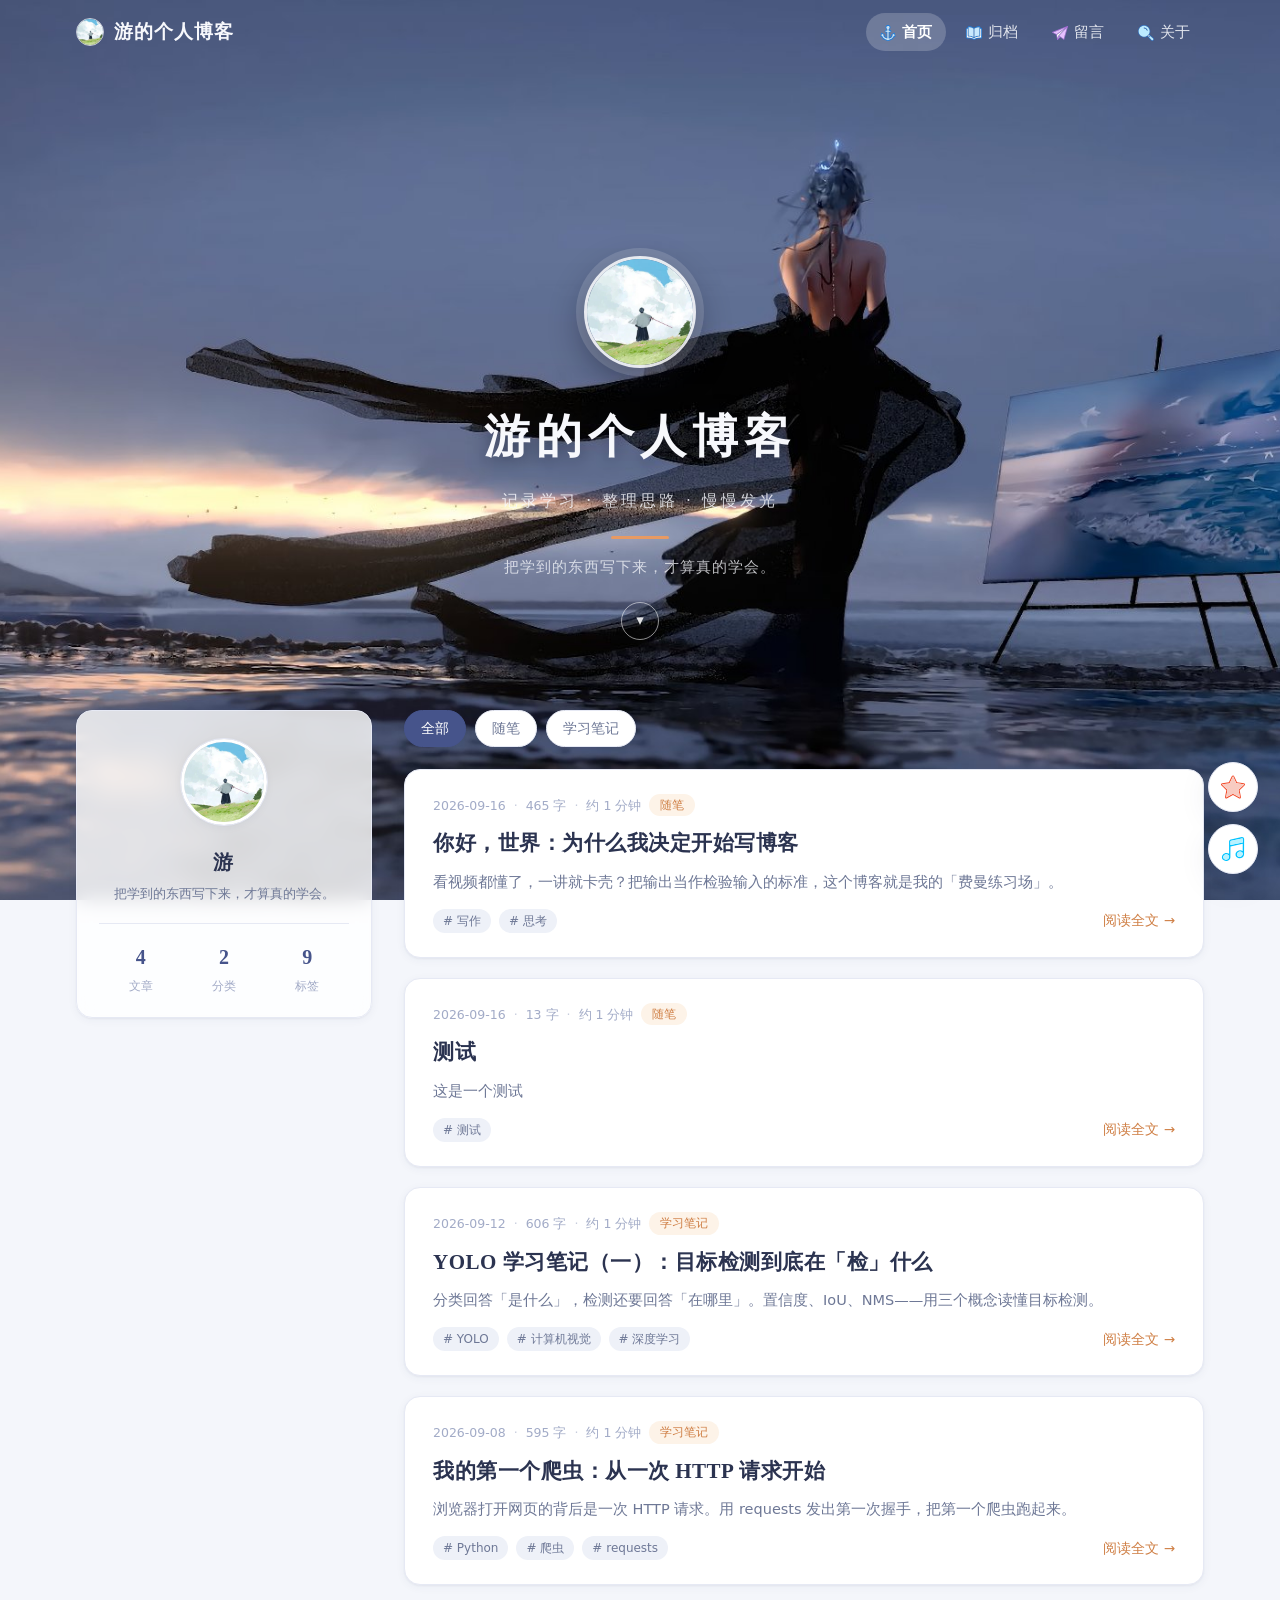
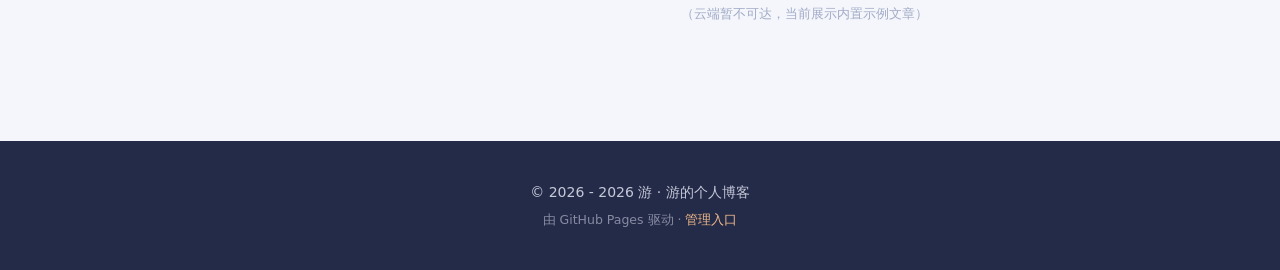
<file: index.html>
<!DOCTYPE html>
<html lang="zh-CN">
<head>
  <meta charset="UTF-8">
  <meta name="viewport" content="width=device-width, initial-scale=1.0">
  <meta name="description" content="一个用来整理思路、记录学习过程的个人博客">
  <link rel="icon" href="assets/images/avatar.jpg" type="image/jpeg">
  <link rel="stylesheet" href="assets/css/style.css">
</head>
<body data-pagetitle="首页">

  <header class="site-nav" id="siteNav">
    <div class="nav-inner">
      <a class="brand" href="index.html">
        <img class="brand-avatar" src="assets/images/avatar.jpg" alt="">
        <span data-site="title"></span>
      </a>
      <nav class="nav-links">
        <a href="index.html" data-ico="home">首页</a>
        <a href="archive.html" data-ico="archive">归档</a>
        <a href="guestbook.html" data-ico="guestbook">留言</a>
        <a href="about.html" data-ico="about">关于</a>
      </nav>
    </div>
  </header>

  <section class="hero hero-home" data-site-bg>
    <div class="hero-mask"></div>
    <div class="hero-content">
      <img class="hero-avatar" src="assets/images/avatar.jpg" alt="头像" data-site-avatar>
      <h1 class="hero-title" data-site="title"></h1>
      <p class="hero-subtitle" data-site="subtitle"></p>
      <div class="hero-divider"></div>
      <p class="hero-slogan" data-site="slogan"></p>
    </div>
    <a class="hero-scroll" href="#main" aria-label="向下滚动">▾</a>
  </section>

  <main class="site-shell" id="main">
    <aside class="sidebar">
      <section class="card profile-card reveal">
        <img class="profile-avatar" src="assets/images/avatar.jpg" alt="" data-site-avatar>
        <h3 class="profile-name" data-site="owner"></h3>
        <p class="profile-slogan" data-site="slogan"></p>
        <div class="profile-stats">
          <div><b id="statPosts">–</b><span>文章</span></div>
          <div><b id="statCats">–</b><span>分类</span></div>
          <div><b id="statTags">–</b><span>标签</span></div>
        </div>
      </section>
    </aside>

    <section class="content">
      <div class="filter-bar reveal" id="filterBar"></div>
      <div class="post-list" id="postList"></div>
      <div class="empty-state" id="emptyState" hidden>
        <p>这里还没有文章。</p>
        <p class="empty-hint">前往 <a href="admin.html">管理后台</a> 发布第一篇吧。</p>
      </div>
      <p class="data-source" id="dataSource" hidden></p>
    </section>
  </main>

  <footer class="site-footer">
    <p>© <span data-site="since"></span> - <span data-site="year"></span> <span data-site="owner"></span> · <span data-site="title"></span></p>
    <p class="footer-sub"><span data-site="footerNote"></span> · <a href="admin.html">管理入口</a></p>
  </footer>

  <script src="assets/js/marked.min.js"></script>
  <script src="assets/js/highlight.min.js"></script>
  <script src="assets/js/config.js"></script>
  <script src="assets/js/markdown.js"></script>
  <script src="assets/js/common.js"></script>
  <script src="assets/js/api.js"></script>
  <script src="assets/js/main.js"></script>
</body>
</html>
</file>
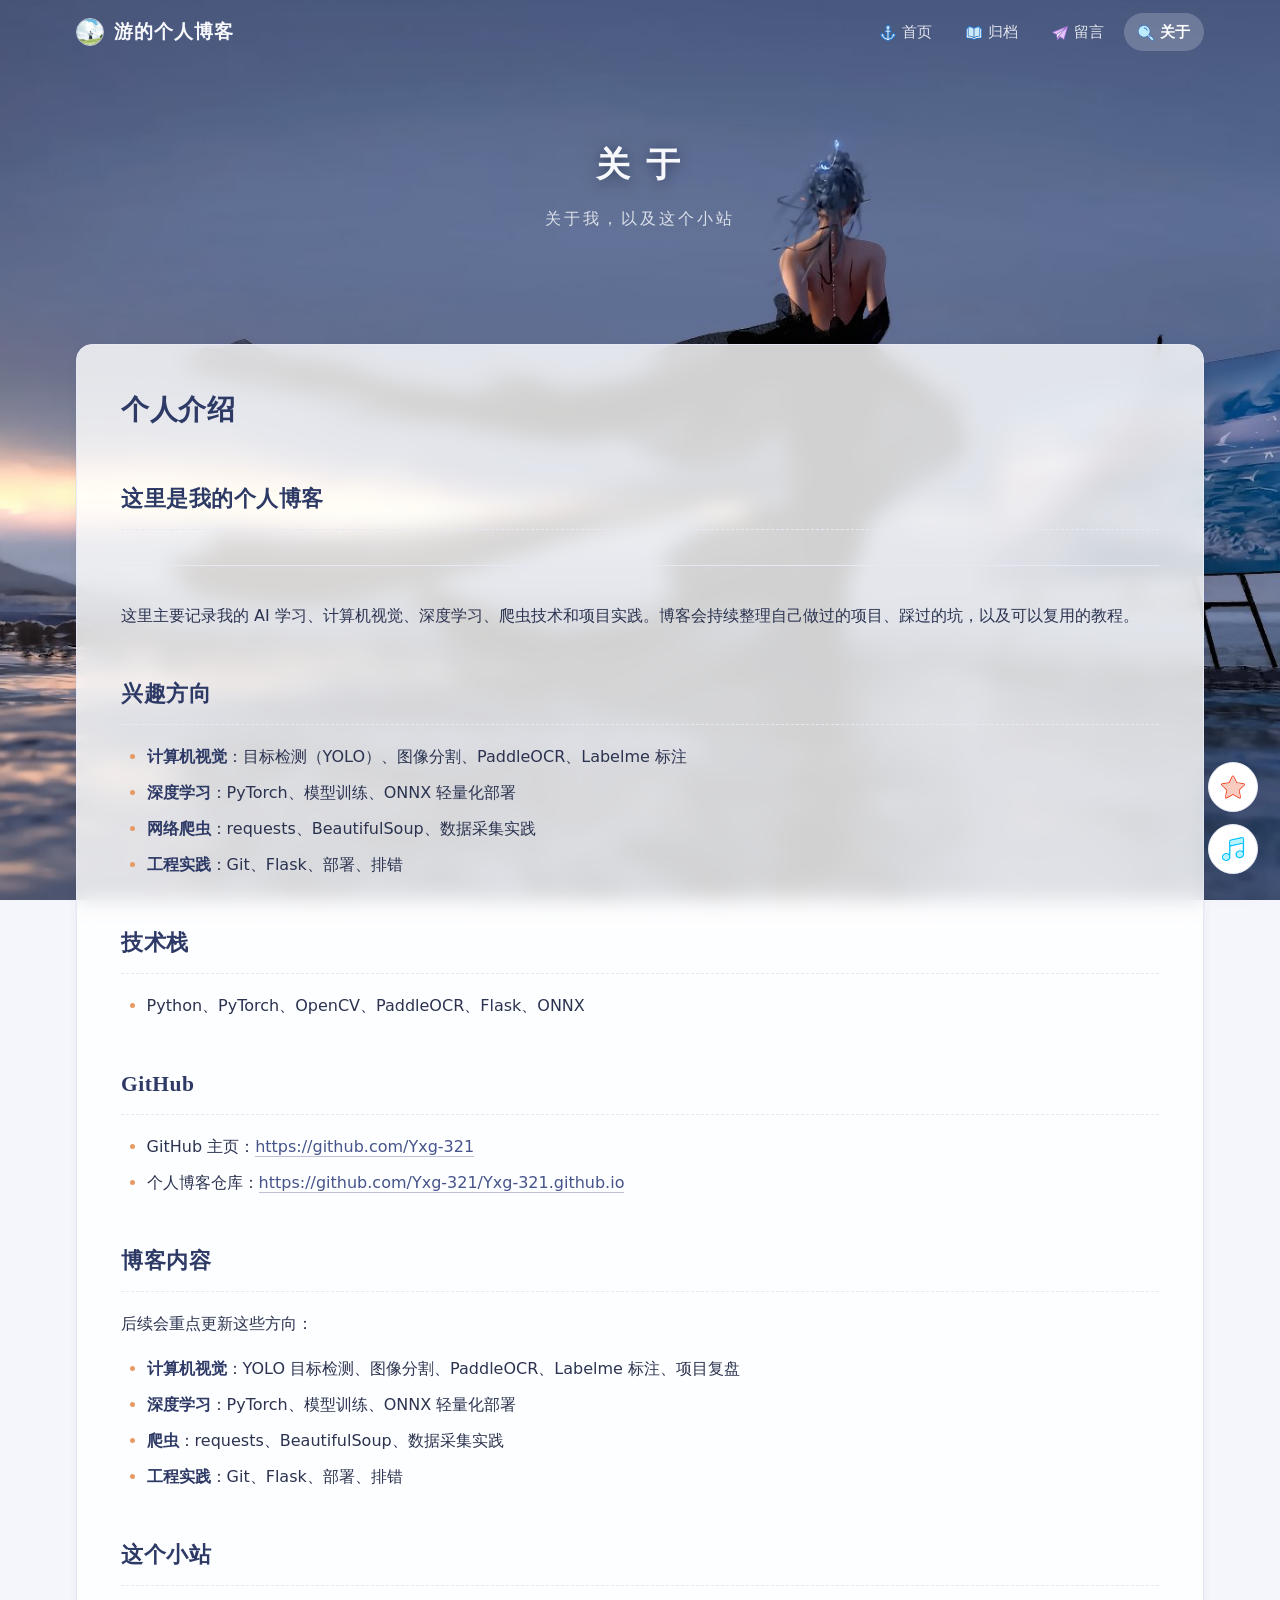
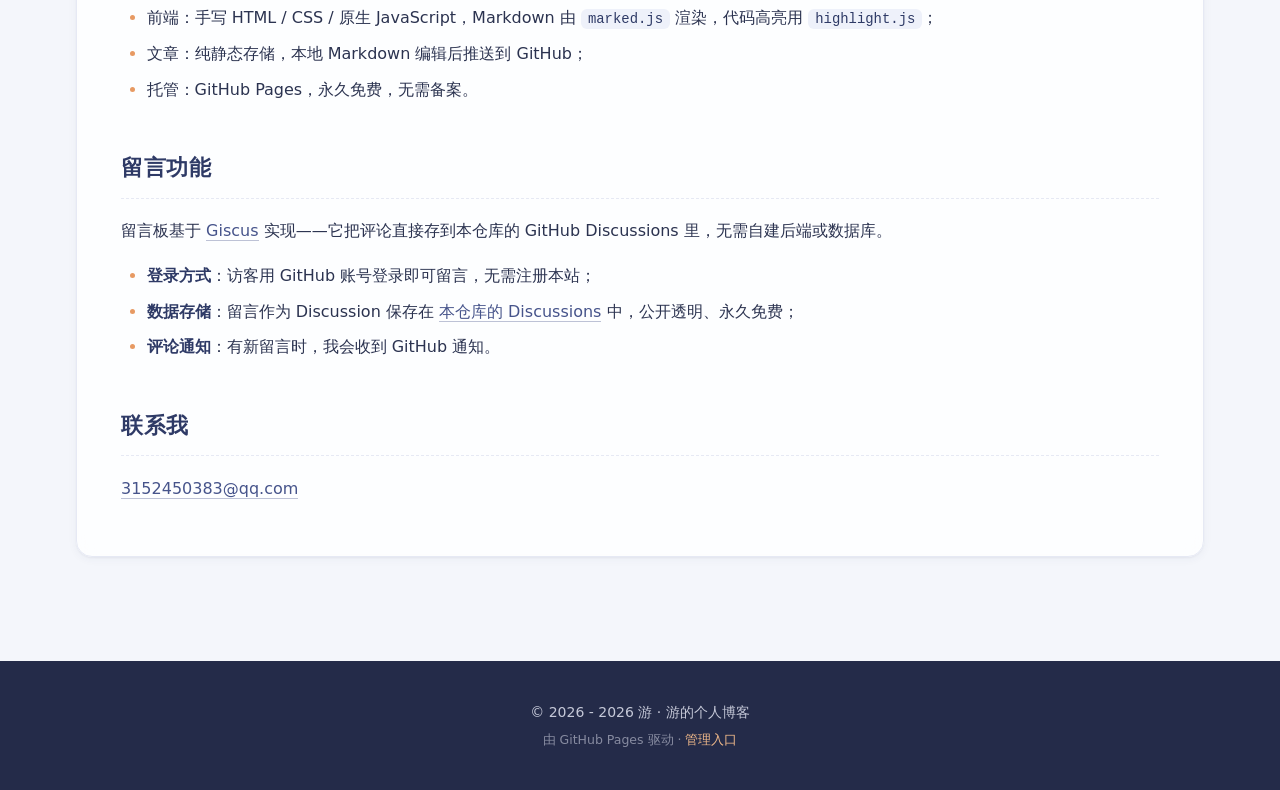
<file: about.html>
<!DOCTYPE html>
<html lang="zh-CN">
<head>
  <meta charset="UTF-8">
  <meta name="viewport" content="width=device-width, initial-scale=1.0">
  <link rel="icon" href="assets/images/avatar.jpg" type="image/jpeg">
  <link rel="stylesheet" href="assets/css/style.css">
</head>
<body data-pagetitle="关于">

  <header class="site-nav" id="siteNav">
    <div class="nav-inner">
      <a class="brand" href="index.html">
        <img class="brand-avatar" src="assets/images/avatar.jpg" alt="">
        <span data-site="title"></span>
      </a>
      <nav class="nav-links">
        <a href="index.html" data-ico="home">首页</a>
        <a href="archive.html" data-ico="archive">归档</a>
        <a href="guestbook.html" data-ico="guestbook">留言</a>
        <a href="about.html" data-ico="about">关于</a>
      </nav>
    </div>
  </header>

  <section class="hero hero-page" data-site-bg>
    <div class="hero-mask"></div>
    <div class="hero-inner">
      <h1>关 于</h1>
      <p class="hero-subtitle">关于我，以及这个小站</p>
    </div>
  </section>

  <main class="site-shell" style="grid-template-columns: 1fr;">
    <section class="card article-card" style="padding: 38px 44px;">
      <div class="prose">
        <h1 style="font-size:28px;">个人介绍</h1>
        <h2>这里是我的个人博客</h2>
        <hr>
        <p>这里主要记录我的 AI 学习、计算机视觉、深度学习、爬虫技术和项目实践。博客会持续整理自己做过的项目、踩过的坑，以及可以复用的教程。</p>

        <h2>兴趣方向</h2>
        <ul>
          <li><strong>计算机视觉</strong>：目标检测（YOLO）、图像分割、PaddleOCR、Labelme 标注</li>
          <li><strong>深度学习</strong>：PyTorch、模型训练、ONNX 轻量化部署</li>
          <li><strong>网络爬虫</strong>：requests、BeautifulSoup、数据采集实践</li>
          <li><strong>工程实践</strong>：Git、Flask、部署、排错</li>
        </ul>

        <h2>技术栈</h2>
        <ul>
          <li>Python、PyTorch、OpenCV、PaddleOCR、Flask、ONNX</li>
        </ul>

        <h2>GitHub</h2>
        <ul>
          <li>GitHub 主页：<a href="https://github.com/Yxg-321" target="_blank">https://github.com/Yxg-321</a></li>
          <li>个人博客仓库：<a href="https://github.com/Yxg-321/Yxg-321.github.io" target="_blank">https://github.com/Yxg-321/Yxg-321.github.io</a></li>
        </ul>

        <h2>博客内容</h2>
        <p>后续会重点更新这些方向：</p>
        <ul>
          <li><strong>计算机视觉</strong>：YOLO 目标检测、图像分割、PaddleOCR、Labelme 标注、项目复盘</li>
          <li><strong>深度学习</strong>：PyTorch、模型训练、ONNX 轻量化部署</li>
          <li><strong>爬虫</strong>：requests、BeautifulSoup、数据采集实践</li>
          <li><strong>工程实践</strong>：Git、Flask、部署、排错</li>
        </ul>

        <h2>这个小站</h2>
        <ul>
          <li>前端：手写 HTML / CSS / 原生 JavaScript，Markdown 由 <code>marked.js</code> 渲染，代码高亮用 <code>highlight.js</code>；</li>
          <li>文章：纯静态存储，本地 Markdown 编辑后推送到 GitHub；</li>
          <li>托管：GitHub Pages，永久免费，无需备案。</li>
        </ul>

        <h2>留言功能</h2>
        <p>留言板基于 <a href="https://giscus.app/" target="_blank">Giscus</a> 实现——它把评论直接存到本仓库的 GitHub Discussions 里，无需自建后端或数据库。</p>
        <ul>
          <li><strong>登录方式</strong>：访客用 GitHub 账号登录即可留言，无需注册本站；</li>
          <li><strong>数据存储</strong>：留言作为 Discussion 保存在 <a href="https://github.com/Yxg-321/Yxg-321.github.io/discussions" target="_blank">本仓库的 Discussions</a> 中，公开透明、永久免费；</li>
          <li><strong>评论通知</strong>：有新留言时，我会收到 GitHub 通知。</li>
        </ul>

        <h2>联系我</h2>
        <p><a href="mailto:3152450383@qq.com">3152450383@qq.com</a></p>
      </div>
    </section>
  </main>

  <footer class="site-footer">
    <p>© <span data-site="since"></span> - <span data-site="year"></span> <span data-site="owner"></span> · <span data-site="title"></span></p>
    <p class="footer-sub"><span data-site="footerNote"></span> · <a href="admin.html">管理入口</a></p>
  </footer>

  <script src="assets/js/config.js"></script>
  <script src="assets/js/common.js"></script>
</body>
</html>
</file>
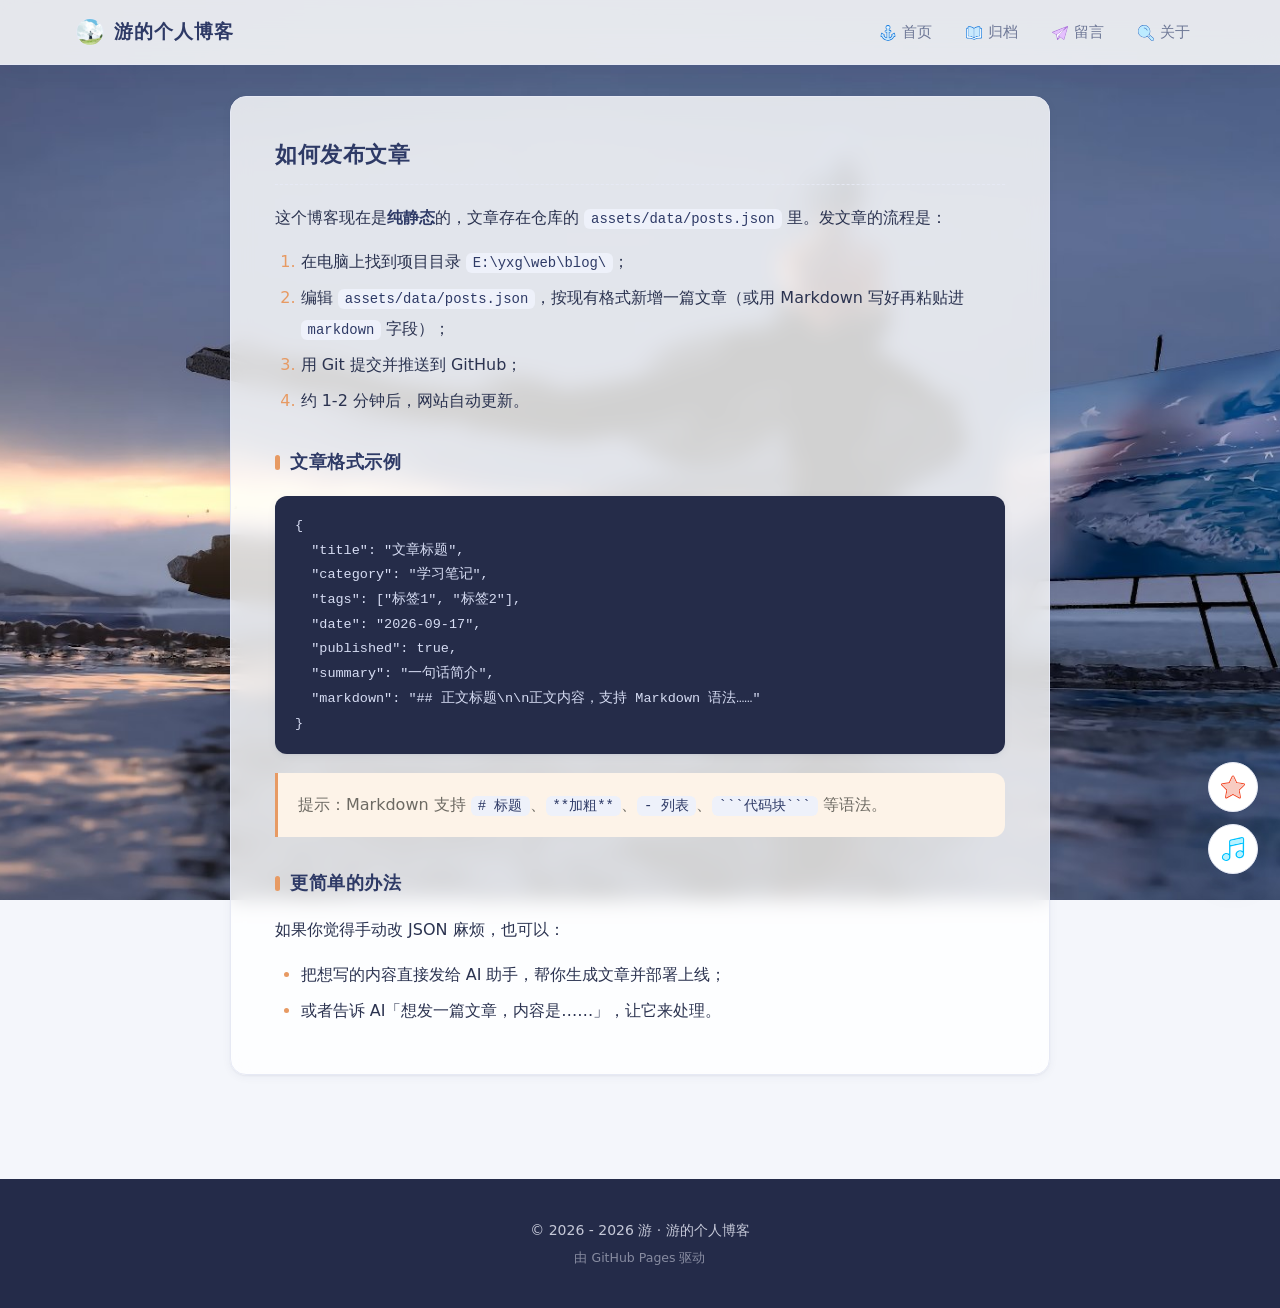
<file: admin.html>
<!DOCTYPE html>
<html lang="zh-CN">
<head>
  <meta charset="UTF-8">
  <meta name="viewport" content="width=device-width, initial-scale=1.0">
  <link rel="icon" href="assets/images/avatar.jpg" type="image/jpeg">
  <link rel="stylesheet" href="assets/css/style.css">
</head>
<body data-pagetitle="写文章" class="admin-body">

  <header class="site-nav solid" id="siteNav">
    <div class="nav-inner">
      <a class="brand" href="index.html">
        <img class="brand-avatar" src="assets/images/avatar.jpg" alt="">
        <span data-site="title"></span>
      </a>
      <nav class="nav-links">
        <a href="index.html" data-ico="home">首页</a>
        <a href="archive.html" data-ico="archive">归档</a>
        <a href="guestbook.html" data-ico="guestbook">留言</a>
        <a href="about.html" data-ico="about">关于</a>
      </nav>
    </div>
  </header>

  <main class="site-shell admin-shell" style="padding-top: 96px;">
    <section class="card article-card" style="max-width: 820px; margin: 0 auto;">
      <div class="prose">
        <h2>如何发布文章</h2>
        <p>这个博客现在是<strong>纯静态</strong>的，文章存在仓库的 <code>assets/data/posts.json</code> 里。发文章的流程是：</p>
        <ol>
          <li>在电脑上找到项目目录 <code>E:\yxg\web\blog\</code>；</li>
          <li>编辑 <code>assets/data/posts.json</code>，按现有格式新增一篇文章（或用 Markdown 写好再粘贴进 <code>markdown</code> 字段）；</li>
          <li>用 Git 提交并推送到 GitHub；</li>
          <li>约 1-2 分钟后，网站自动更新。</li>
        </ol>

        <h3>文章格式示例</h3>
        <pre><code>{
  "title": "文章标题",
  "category": "学习笔记",
  "tags": ["标签1", "标签2"],
  "date": "2026-09-17",
  "published": true,
  "summary": "一句话简介",
  "markdown": "## 正文标题\n\n正文内容，支持 Markdown 语法……"
}</code></pre>

        <blockquote>
          <p>提示：Markdown 支持 <code># 标题</code>、<code>**加粗**</code>、<code>- 列表</code>、<code>```代码块```</code> 等语法。</p>
        </blockquote>

        <h3>更简单的办法</h3>
        <p>如果你觉得手动改 JSON 麻烦，也可以：</p>
        <ul>
          <li>把想写的内容直接发给 AI 助手，帮你生成文章并部署上线；</li>
          <li>或者告诉 AI「想发一篇文章，内容是……」，让它来处理。</li>
        </ul>
      </div>
    </section>
  </main>

  <footer class="site-footer">
    <p>© <span data-site="since"></span> - <span data-site="year"></span> <span data-site="owner"></span> · <span data-site="title"></span></p>
    <p class="footer-sub"><span data-site="footerNote"></span></p>
  </footer>

  <script src="assets/js/config.js"></script>
  <script src="assets/js/common.js"></script>
</body>
</html>
</file>
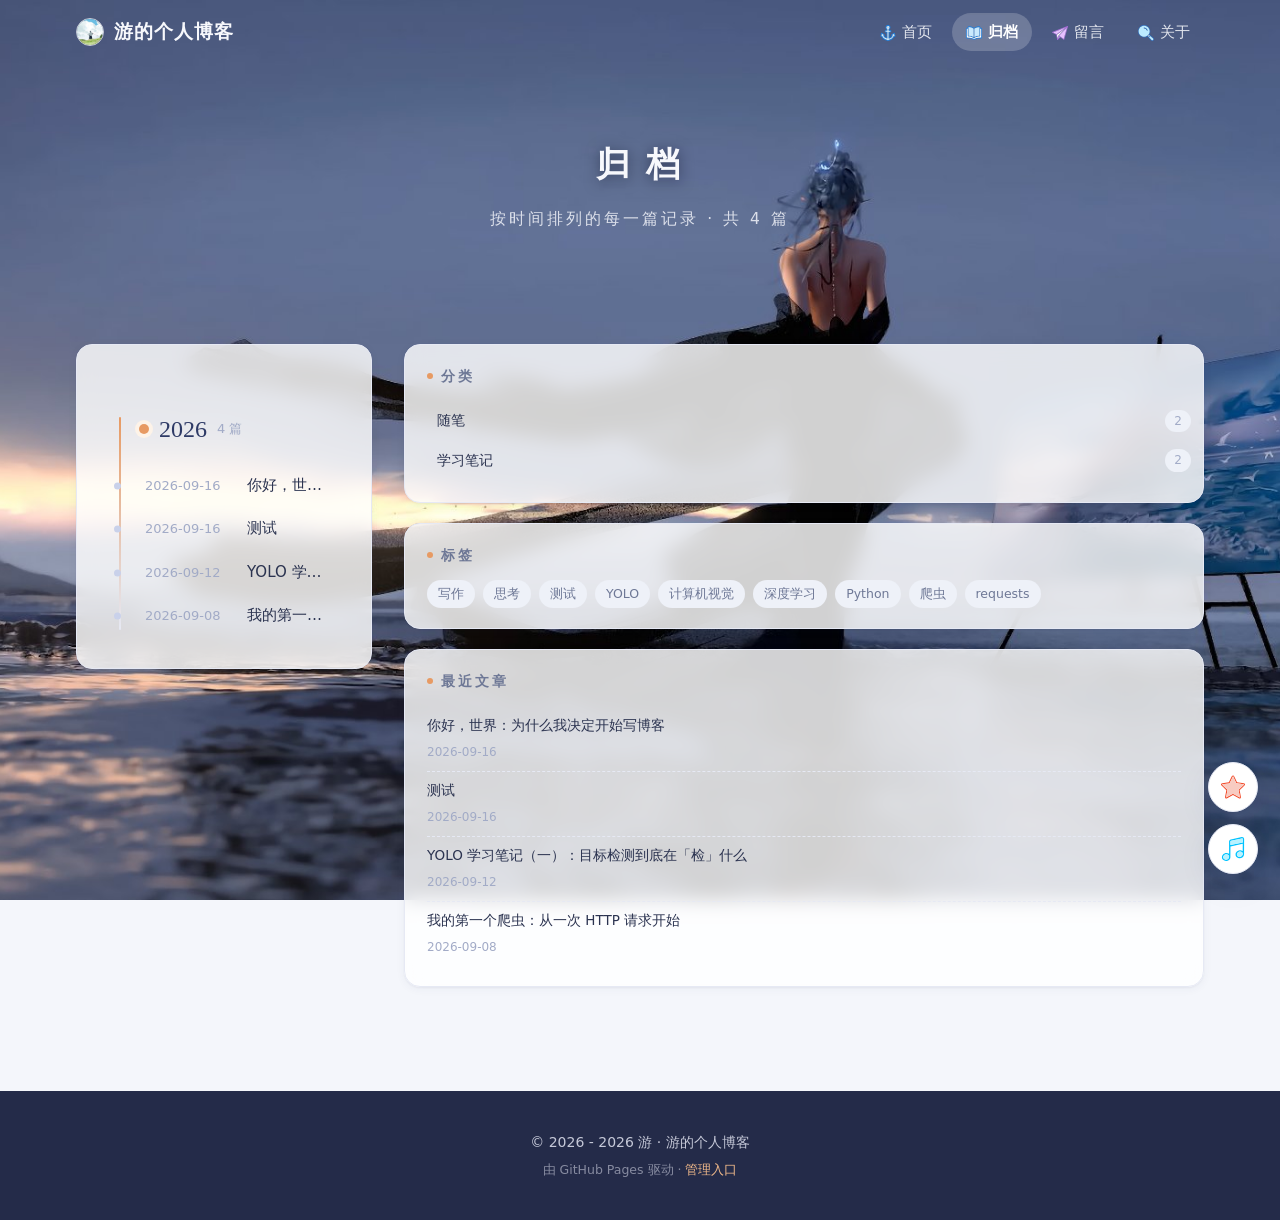
<file: archive.html>
<!DOCTYPE html>
<html lang="zh-CN">
<head>
  <meta charset="UTF-8">
  <meta name="viewport" content="width=device-width, initial-scale=1.0">
  <link rel="icon" href="assets/images/avatar.jpg" type="image/jpeg">
  <link rel="stylesheet" href="assets/css/style.css">
</head>
<body data-pagetitle="归档">

  <header class="site-nav" id="siteNav">
    <div class="nav-inner">
      <a class="brand" href="index.html">
        <img class="brand-avatar" src="assets/images/avatar.jpg" alt="">
        <span data-site="title"></span>
      </a>
      <nav class="nav-links">
        <a href="index.html" data-ico="home">首页</a>
        <a href="archive.html" data-ico="archive">归档</a>
        <a href="guestbook.html" data-ico="guestbook">留言</a>
        <a href="about.html" data-ico="about">关于</a>
      </nav>
    </div>
  </header>

  <section class="hero hero-page" data-site-bg>
    <div class="hero-mask"></div>
    <div class="hero-inner">
      <h1>归 档</h1>
      <p class="hero-subtitle">按时间排列的每一篇记录 · 共 <span id="archCount">0</span> 篇</p>
    </div>
  </section>

  <main class="site-shell">
    <section class="content">
      <div class="card" style="padding: 30px 36px;">
        <div class="timeline" id="timeline">
          <p class="muted">正在加载…</p>
        </div>
      </div>
    </section>

    <aside class="sidebar">
      <section class="card side-block reveal">
        <h4 class="side-title">分类</h4>
        <ul class="side-cats" id="sideCats"></ul>
      </section>
      <section class="card side-block reveal">
        <h4 class="side-title">标签</h4>
        <div class="side-tags" id="sideTags"></div>
      </section>
      <section class="card side-block reveal">
        <h4 class="side-title">最近文章</h4>
        <ul class="side-recent" id="sideRecent"></ul>
      </section>
    </aside>
  </main>

  <footer class="site-footer">
    <p>© <span data-site="since"></span> - <span data-site="year"></span> <span data-site="owner"></span> · <span data-site="title"></span></p>
    <p class="footer-sub"><span data-site="footerNote"></span> · <a href="admin.html">管理入口</a></p>
  </footer>

  <script src="assets/js/marked.min.js"></script>
  <script src="assets/js/highlight.min.js"></script>
  <script src="assets/js/config.js"></script>
  <script src="assets/js/markdown.js"></script>
  <script src="assets/js/common.js"></script>
  <script src="assets/js/api.js"></script>
  <script src="assets/js/archive.js"></script>
  <script src="assets/js/sidebar.js"></script>
</body>
</html>
</file>
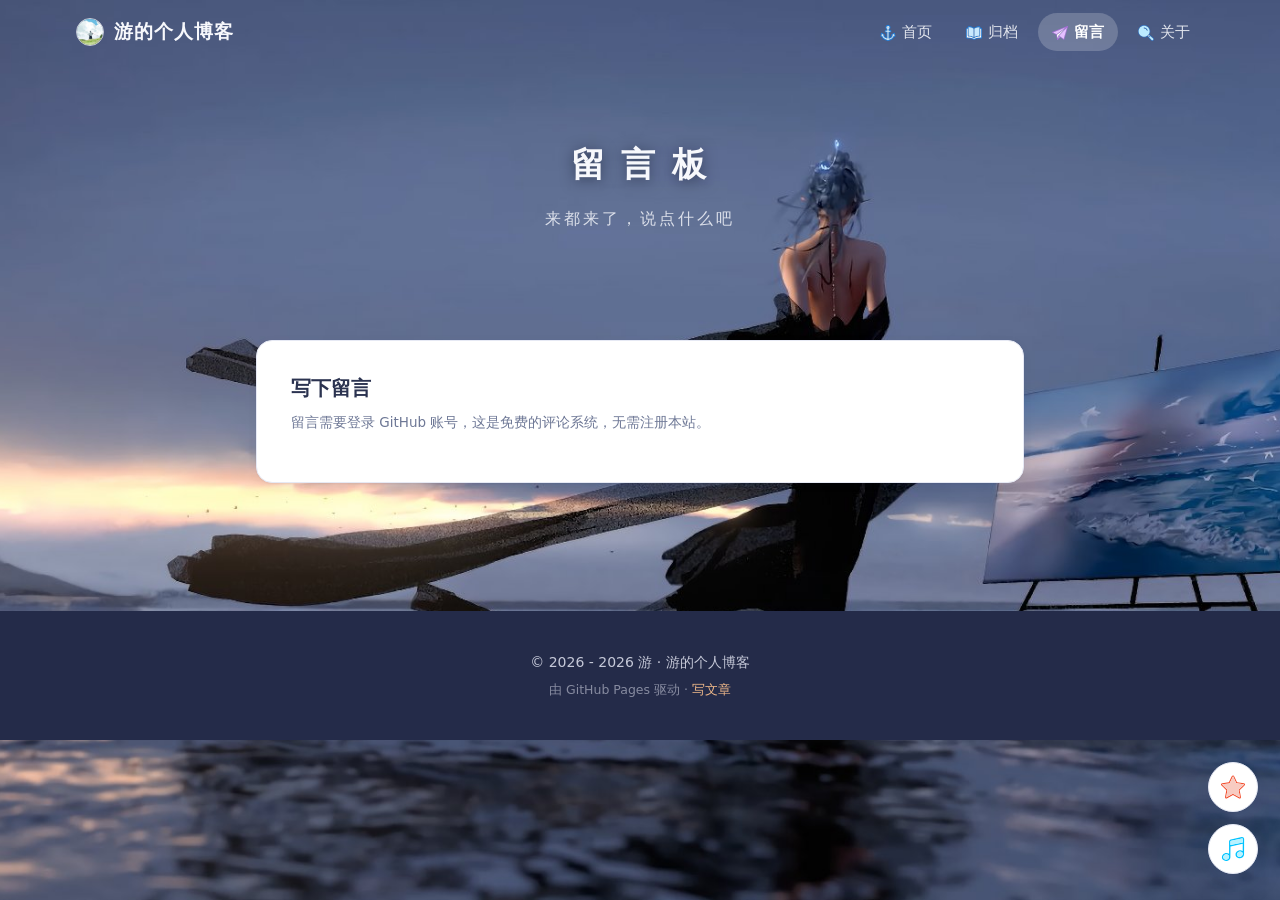
<file: guestbook.html>
<!DOCTYPE html>
<html lang="zh-CN">
<head>
  <meta charset="UTF-8">
  <meta name="viewport" content="width=device-width, initial-scale=1.0">
  <link rel="icon" href="assets/images/avatar.jpg" type="image/jpeg">
  <link rel="stylesheet" href="assets/css/style.css">
</head>
<body data-pagetitle="留言板">

  <header class="site-nav" id="siteNav">
    <div class="nav-inner">
      <a class="brand" href="index.html">
        <img class="brand-avatar" src="assets/images/avatar.jpg" alt="">
        <span data-site="title"></span>
      </a>
      <nav class="nav-links">
        <a href="index.html" data-ico="home">首页</a>
        <a href="archive.html" data-ico="archive">归档</a>
        <a href="guestbook.html" data-ico="guestbook">留言</a>
        <a href="about.html" data-ico="about">关于</a>
      </nav>
    </div>
  </header>

  <section class="hero hero-page" data-site-bg>
    <div class="hero-mask"></div>
    <div class="hero-inner">
      <h1>留 言 板</h1>
      <p class="hero-subtitle">来都来了，说点什么吧</p>
    </div>
  </section>

  <main class="gb-shell">
    <section class="card gb-card glass reveal">
      <h2>写下留言</h2>
      <p class="gb-hint">留言需要登录 GitHub 账号，这是免费的评论系统，无需注册本站。</p>
      <div id="giscus-container"></div>
    </section>
  </main>

  <footer class="site-footer">
    <p>© <span data-site="since"></span> - <span data-site="year"></span> <span data-site="owner"></span> · <span data-site="title"></span></p>
    <p class="footer-sub"><span data-site="footerNote"></span> · <a href="admin.html">写文章</a></p>
  </footer>

  <script src="assets/js/config.js"></script>
  <script src="assets/js/common.js"></script>
  <script src="assets/js/giscus.js"></script>
</body>
</html>
</file>
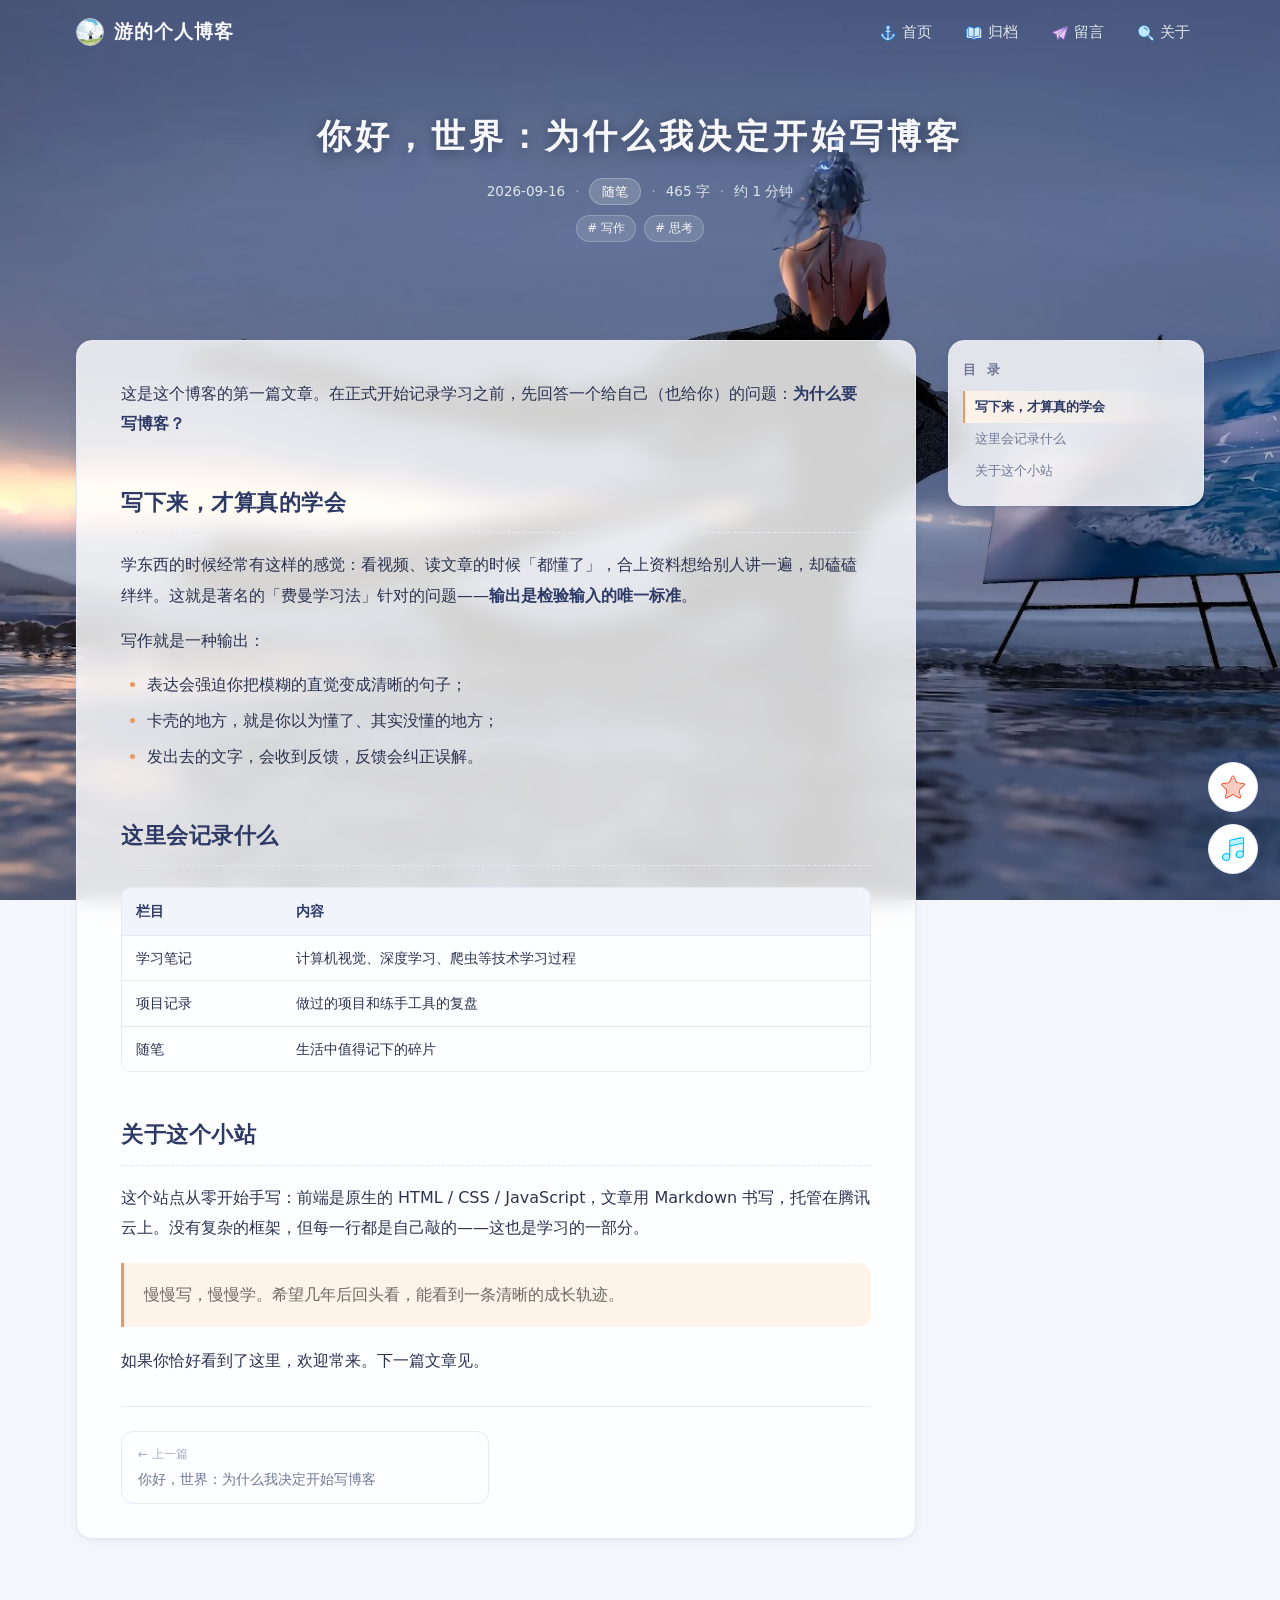
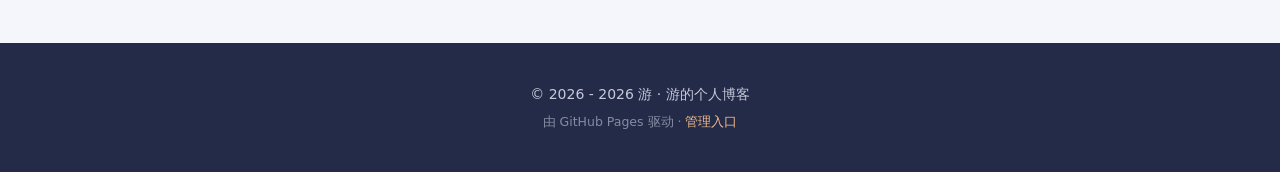
<file: post.html>
<!DOCTYPE html>
<html lang="zh-CN">
<head>
  <meta charset="UTF-8">
  <meta name="viewport" content="width=device-width, initial-scale=1.0">
  <link rel="icon" href="assets/images/avatar.jpg" type="image/jpeg">
  <link rel="stylesheet" href="assets/css/style.css">
</head>
<body data-pagetitle="文章">

  <header class="site-nav" id="siteNav">
    <div class="nav-inner">
      <a class="brand" href="index.html">
        <img class="brand-avatar" src="assets/images/avatar.jpg" alt="">
        <span data-site="title"></span>
      </a>
      <nav class="nav-links">
        <a href="index.html" data-ico="home">首页</a>
        <a href="archive.html" data-ico="archive">归档</a>
        <a href="guestbook.html" data-ico="guestbook">留言</a>
        <a href="about.html" data-ico="about">关于</a>
      </nav>
    </div>
  </header>

  <section class="hero hero-page" data-site-bg>
    <div class="hero-mask"></div>
    <div class="hero-inner">
      <h1 id="postTitle">加载中…</h1>
      <div class="hero-meta" id="postMeta"></div>
      <div class="hero-tags" id="postTags"></div>
    </div>
  </section>

  <main class="shell-article">
    <article class="card article-card">
      <div id="article" class="prose"><p class="muted">正在加载文章…</p></div>
      <nav class="post-nav" id="postNav" hidden>
        <a class="prev" id="navPrev" href="javascript:void(0)"><span class="dir">← 上一篇</span><span class="t"></span></a>
        <a class="next" id="navNext" href="javascript:void(0)"><span class="dir">下一篇 →</span><span class="t"></span></a>
      </nav>
    </article>

    <aside class="toc-sidebar">
      <nav class="card toc" id="tocBox">
        <h5 class="toc-title">目 录</h5>
        <div id="tocList"></div>
      </nav>
    </aside>
  </main>

  <footer class="site-footer">
    <p>© <span data-site="since"></span> - <span data-site="year"></span> <span data-site="owner"></span> · <span data-site="title"></span></p>
    <p class="footer-sub"><span data-site="footerNote"></span> · <a href="admin.html">管理入口</a></p>
  </footer>

  <script src="assets/js/marked.min.js"></script>
  <script src="assets/js/highlight.min.js"></script>
  <script src="assets/js/config.js"></script>
  <script src="assets/js/markdown.js"></script>
  <script src="assets/js/common.js"></script>
  <script src="assets/js/api.js"></script>
  <script src="assets/js/post.js"></script>
</body>
</html>
</file>
<file: assets/css/style.css>
/* =========================================================
   游的个人博客 · 全站样式
   主题：暮色蓝紫（取自背景图：雾海、暮空、暖光）+ 暗色模式
   ========================================================= */

:root {
  --bg: #f4f6fb;
  --bg-soft: #eef1f8;
  --card: #ffffff;
  --ink: #2b3350;
  --ink-soft: #6e7896;
  --ink-faint: #a2abc7;
  --brand: #46548b;
  --brand-deep: #2e3a66;
  --accent: #e79a63;
  --accent-deep: #cf7f45;
  --accent-weak: #fdf3e8;
  --line: #e6e9f4;
  --hero-ink: #f7f8fc;
  --shadow-sm: 0 1px 2px rgba(46, 58, 102, 0.05), 0 2px 10px rgba(46, 58, 102, 0.05);
  --shadow-md: 0 4px 14px rgba(46, 58, 102, 0.08), 0 10px 34px rgba(46, 58, 102, 0.09);
  --serif: "Noto Serif SC", "Source Han Serif SC", "STZhongsong", "SimSun", Georgia, serif;
  --sans: system-ui, -apple-system, "PingFang SC", "Microsoft YaHei", "Segoe UI", sans-serif;
  --radius: 16px;
}

/* ---------------- 暗色主题 ---------------- */
html[data-theme="dark"] {
  --bg: #161a2b;
  --bg-soft: #1e2338;
  --card: #20263d;
  --ink: #dfe4f4;
  --ink-soft: #a4adc9;
  --ink-faint: #6d7694;
  --brand: #8b9cd6;
  --brand-deep: #aebcec;
  --accent: #f0a970;
  --accent-deep: #f5bd8b;
  --accent-weak: #3a2d1f;
  --line: #2c3350;
  --hero-ink: #f7f8fc;
  --shadow-sm: 0 1px 2px rgba(0, 0, 0, 0.3), 0 2px 10px rgba(0, 0, 0, 0.3);
  --shadow-md: 0 4px 14px rgba(0, 0, 0, 0.4), 0 10px 34px rgba(0, 0, 0, 0.45);
}
html[data-theme="dark"] .site-nav.solid {
  background: rgba(22, 26, 43, 0.88);
  box-shadow: 0 1px 0 var(--line), 0 6px 24px rgba(0, 0, 0, 0.35);
}
html[data-theme="dark"] .site-nav.solid .brand { color: #dfe4f4; }
html[data-theme="dark"] .site-nav.solid .nav-links a { color: #a4adc9; }
html[data-theme="dark"] .site-nav.solid .nav-links a:hover { background: var(--bg-soft); color: #fff; }
html[data-theme="dark"] .site-nav.solid .nav-links a.active { background: var(--brand); color: #fff; }
html[data-theme="dark"] input[type="text"],
html[data-theme="dark"] input[type="password"],
html[data-theme="dark"] input[type="date"],
html[data-theme="dark"] textarea,
html[data-theme="dark"] select { background: #1a1f32; color: var(--ink); }
html[data-theme="dark"] .prose code { background: #2a3152; color: #c6d0f2; }
html[data-theme="dark"] .prose th { background: #2a3152; }
html[data-theme="dark"] .editor-preview { background: #1a1f32; }
html[data-theme="dark"] .preview-head { background: #20263d; }
html[data-theme="dark"] .admin-table tr:hover td { background: #242b45; }
html[data-theme="dark"] .status-on { background: #1e332a; color: #6fcf9a; }
html[data-theme="dark"] .empty-state { background: rgba(32, 38, 61, 0.5); }
html[data-theme="dark"] .btn { background: #262d47; color: var(--ink); }
html[data-theme="dark"] .btn:hover { color: var(--brand); }
html[data-theme="dark"] .hljs { color: #d6dcf3; }
html[data-theme="dark"] .card {
  background: rgba(32, 38, 61, 0.82);
  backdrop-filter: blur(10px);
  -webkit-backdrop-filter: blur(10px);
}
html[data-theme="dark"] body {
  /* 暗色模式下压暗背景图，保证前景可读 */
  background-image: linear-gradient(rgba(22, 26, 43, 0.72), rgba(22, 26, 43, 0.72)), url("../images/bg.jpg");
}

* { box-sizing: border-box; }

html { scroll-behavior: smooth; }

body {
  margin: 0;
  font-family: var(--sans);
  color: var(--ink);
  -webkit-font-smoothing: antialiased;
  line-height: 1.7;
  /* 全局唯一背景图：固定铺满，滚动不重叠 */
  background-image: url("../images/bg.jpg");
  background-size: cover;
  background-position: center 18%;
  background-attachment: fixed;
  background-color: var(--bg);
}

::selection { background: #f5d9bd; color: var(--brand-deep); }

a { color: var(--brand); text-decoration: none; }
a:hover { color: var(--brand-deep); }

img { max-width: 100%; }

/* ---------------- 顶部导航 ---------------- */
.site-nav {
  position: fixed;
  top: 0; left: 0; right: 0;
  z-index: 100;
  transition: background 0.35s ease, box-shadow 0.35s ease;
}
.site-nav .nav-inner {
  max-width: 1180px;
  margin: 0 auto;
  padding: 0 26px;
  height: 64px;
  display: flex;
  align-items: center;
  justify-content: space-between;
}
.site-nav .brand {
  display: flex;
  align-items: center;
  gap: 10px;
  font-family: var(--serif);
  font-size: 19px;
  letter-spacing: 1px;
  color: var(--hero-ink);
  font-weight: 700;
}
.site-nav .brand-avatar {
  width: 28px; height: 28px;
  border-radius: 50%;
  border: 1.5px solid rgba(255, 255, 255, 0.7);
}
.site-nav .nav-links { display: flex; gap: 6px; }
.site-nav .nav-links a {
  color: rgba(247, 248, 252, 0.88);
  font-size: 14.5px;
  padding: 7px 14px;
  border-radius: 999px;
  transition: background 0.25s, color 0.25s;
  display: inline-flex;
  align-items: center;
  gap: 6px;
}
.site-nav .nav-links a .nav-ico {
  width: 16px; height: 16px;
  display: inline-block;
  flex: none;
}
.site-nav .nav-links a .nav-ico svg { width: 100%; height: 100%; display: block; }
.site-nav .nav-links a .nav-ico svg path { fill: currentColor; }
.site-nav .nav-links a:hover { background: rgba(255, 255, 255, 0.14); color: #fff; }
.site-nav .nav-links a.active { background: rgba(255, 255, 255, 0.2); color: #fff; font-weight: 600; }

.site-nav.solid {
  background: rgba(255, 255, 255, 0.86);
  backdrop-filter: blur(14px);
  -webkit-backdrop-filter: blur(14px);
  box-shadow: 0 1px 0 var(--line), 0 6px 24px rgba(46, 58, 102, 0.07);
}
.site-nav.solid .brand { color: var(--brand-deep); }
.site-nav.solid .brand-avatar { border-color: var(--line); }
.site-nav.solid .nav-links a { color: var(--ink-soft); }
.site-nav.solid .nav-links a:hover { background: var(--bg-soft); color: var(--brand-deep); }
.site-nav.solid .nav-links a.active { background: var(--brand); color: #fff; }

/* ---------------- Hero ---------------- */
.hero {
  position: relative;
  display: grid;
  place-items: center;
  background-size: cover;
  background-position: center;
  color: var(--hero-ink);
}
.hero-mask {
  position: absolute; inset: 0;
  background: linear-gradient(180deg, rgba(23, 29, 51, 0.32) 0%, rgba(23, 29, 51, 0.5) 55%, rgba(23, 29, 51, 0.74) 100%);
}
.hero > * { position: relative; }

.hero-home { min-height: 540px; height: 74vh; }
.hero-content {
  text-align: center;
  padding: 0 24px;
  animation: rise 0.9s ease both;
}
.hero-avatar {
  width: 112px; height: 112px;
  border-radius: 50%;
  border: 3px solid rgba(255, 255, 255, 0.85);
  box-shadow: 0 0 0 8px rgba(255, 255, 255, 0.14), 0 14px 34px rgba(10, 14, 32, 0.45);
  margin-bottom: 22px;
}
.hero-title {
  font-family: var(--serif);
  font-size: 46px;
  letter-spacing: 6px;
  margin: 0 0 12px;
  text-shadow: 0 2px 18px rgba(10, 14, 32, 0.5);
}
.hero-subtitle {
  margin: 0;
  font-size: 15.5px;
  letter-spacing: 3px;
  color: rgba(247, 248, 252, 0.82);
}
.hero-divider {
  width: 58px; height: 3px;
  border-radius: 3px;
  background: var(--accent);
  margin: 22px auto 16px;
}
.hero-slogan {
  margin: 0;
  font-family: var(--serif);
  font-size: 15px;
  color: rgba(247, 248, 252, 0.75);
  letter-spacing: 1px;
}
.hero-scroll {
  position: absolute;
  bottom: 26px; left: 50%;
  transform: translateX(-50%);
  width: 38px; height: 38px;
  border-radius: 50%;
  border: 1.5px solid rgba(255, 255, 255, 0.55);
  color: rgba(255, 255, 255, 0.85);
  display: grid; place-items: center;
  font-size: 15px;
  animation: bob 2.2s ease-in-out infinite;
}

/* 子页 hero */
.hero-page {
  min-height: 300px;
  padding: 96px 24px 54px;
  /* 竖构图背景图：cover 会裁切，改用 top 定位，优先显示图片上部（避免只露下半身） */
  background-position: center 18%;
}
.hero-page .hero-inner { text-align: center; max-width: 860px; animation: rise 0.9s ease both; }
.hero-page h1 {
  font-family: var(--serif);
  font-size: 34px;
  letter-spacing: 4px;
  margin: 0 0 12px;
  text-shadow: 0 2px 14px rgba(10, 14, 32, 0.5);
}
.hero-page .hero-meta {
  display: flex;
  flex-wrap: wrap;
  gap: 8px 10px;
  justify-content: center;
  align-items: center;
  font-size: 13.5px;
  color: rgba(247, 248, 252, 0.85);
}
.hero-page .hero-meta .dot { opacity: 0.55; }
.hero-page .hero-meta .cat-chip {
  background: rgba(255, 255, 255, 0.16);
  border: 1px solid rgba(255, 255, 255, 0.25);
  color: #fff;
  padding: 2px 12px;
  border-radius: 999px;
  font-size: 12.5px;
}
.hero-page .hero-tags { display: flex; gap: 8px; justify-content: center; flex-wrap: wrap; margin-top: 10px; }
.hero-page .hero-tags .tag-chip {
  background: rgba(255, 255, 255, 0.12);
  border: 1px solid rgba(255, 255, 255, 0.22);
  color: rgba(255, 255, 255, 0.92);
}

@keyframes rise {
  from { opacity: 0; transform: translateY(18px); }
  to { opacity: 1; transform: none; }
}
@keyframes bob {
  0%, 100% { transform: translate(-50%, 0); }
  50% { transform: translate(-50%, 7px); }
}

/* ---------------- 分栏骨架 ---------------- */
.site-shell {
  max-width: 1180px;
  margin: 0 auto;
  padding: 44px 26px 84px;
  display: grid;
  grid-template-columns: 296px 1fr;
  gap: 32px;
  align-items: start;
}

/* ---------------- 侧栏 ---------------- */
.sidebar {
  position: sticky;
  top: 88px;
  display: flex;
  flex-direction: column;
  gap: 20px;
}

.card {
  background: rgba(255, 255, 255, 0.82);
  backdrop-filter: blur(10px);
  -webkit-backdrop-filter: blur(10px);
  border: 1px solid var(--line);
  border-radius: var(--radius);
  box-shadow: var(--shadow-sm);
}

.profile-card { text-align: center; padding: 28px 22px 20px; }
.profile-avatar {
  width: 86px; height: 86px;
  border-radius: 50%;
  border: 3px solid #fff;
  outline: 1px solid var(--line);
  box-shadow: var(--shadow-sm);
  margin-bottom: 12px;
}
.profile-name {
  font-family: var(--serif);
  font-size: 20px;
  margin: 0 0 4px;
  letter-spacing: 2px;
}
.profile-slogan { margin: 0; color: var(--ink-soft); font-size: 13px; }
.profile-stats {
  display: grid;
  grid-template-columns: repeat(3, 1fr);
  margin-top: 18px;
  padding-top: 16px;
  border-top: 1px solid var(--line);
}
.profile-stats div { display: flex; flex-direction: column; gap: 2px; }
.profile-stats b {
  font-family: var(--serif);
  font-size: 20px;
  color: var(--brand);
}
.profile-stats span { font-size: 12px; color: var(--ink-faint); }

.side-block { padding: 20px 22px; }
.side-title {
  margin: 0 0 14px;
  font-size: 13.5px;
  letter-spacing: 3px;
  color: var(--ink-soft);
  font-weight: 600;
  display: flex;
  align-items: center;
  gap: 8px;
}
.side-title::before {
  content: "";
  width: 6px; height: 6px;
  border-radius: 50%;
  background: var(--accent);
}

.side-cats { list-style: none; margin: 0; padding: 0; }
.side-cats li { margin: 2px 0; }
.side-cats button {
  all: unset;
  cursor: pointer;
  display: flex;
  justify-content: space-between;
  align-items: center;
  width: 100%;
  padding: 7px 10px;
  border-radius: 9px;
  font-size: 14px;
  color: var(--ink);
  transition: background 0.2s, padding-left 0.2s;
}
.side-cats button:hover { background: var(--bg-soft); padding-left: 15px; }
.side-cats button.active { background: var(--brand); color: #fff; padding-left: 15px; }
.side-cats button.active .cnt { background: rgba(255, 255, 255, 0.22); color: #fff; }
.side-cats .cnt {
  font-size: 12px;
  color: var(--ink-faint);
  background: var(--bg-soft);
  border-radius: 999px;
  padding: 1px 9px;
}

.side-tags { display: flex; flex-wrap: wrap; gap: 8px; }
.side-tags button {
  all: unset;
  cursor: pointer;
  font-size: 12.5px;
  color: var(--ink-soft);
  background: var(--bg-soft);
  padding: 3px 11px;
  border-radius: 999px;
  transition: all 0.2s;
}
.side-tags button:hover { background: var(--accent-weak); color: var(--accent-deep); }
.side-tags button.active { background: var(--accent); color: #fff; }

.side-recent { list-style: none; margin: 0; padding: 0; }
.side-recent li { padding: 7px 0; border-bottom: 1px dashed var(--line); }
.side-recent li:last-child { border-bottom: none; }
.side-recent a {
  display: block;
  font-size: 13.5px;
  color: var(--ink);
  overflow: hidden;
  text-overflow: ellipsis;
  white-space: nowrap;
}
.side-recent a:hover { color: var(--brand); }
.side-recent time { font-size: 12px; color: var(--ink-faint); }

/* ---------------- 内容区：文章卡片 ---------------- */
.content { min-width: 0; }

.filter-bar { display: flex; flex-wrap: wrap; gap: 9px; margin-bottom: 22px; }
.filter-bar button {
  all: unset;
  cursor: pointer;
  font-size: 13.5px;
  color: var(--ink-soft);
  background: var(--card);
  border: 1px solid var(--line);
  padding: 6px 16px;
  border-radius: 999px;
  box-shadow: var(--shadow-sm);
  transition: all 0.2s;
}
.filter-bar button:hover { color: var(--brand); border-color: var(--brand); }
.filter-bar button.active { background: var(--brand); border-color: var(--brand); color: #fff; }

.post-list { display: flex; flex-direction: column; gap: 20px; }

.post-card {
  background: var(--card);
  border: 1px solid var(--line);
  border-radius: var(--radius);
  box-shadow: var(--shadow-sm);
  padding: 24px 28px;
  transition: transform 0.25s ease, box-shadow 0.25s ease;
}
.post-card:hover { transform: translateY(-3px); box-shadow: var(--shadow-md); }

.post-meta {
  display: flex;
  align-items: center;
  flex-wrap: wrap;
  gap: 8px;
  font-size: 12.5px;
  color: var(--ink-faint);
}
.post-meta .dot { opacity: 0.6; }
.cat-chip {
  background: var(--accent-weak);
  color: var(--accent-deep);
  padding: 1px 11px;
  border-radius: 999px;
  font-size: 12px;
}
.post-title {
  font-family: var(--serif);
  font-size: 21px;
  margin: 10px 0 8px;
  letter-spacing: 0.5px;
}
.post-title a {
  color: var(--ink);
  background-image: linear-gradient(var(--accent), var(--accent));
  background-repeat: no-repeat;
  background-position: 0 100%;
  background-size: 0 2px;
  transition: background-size 0.3s, color 0.3s;
  padding-bottom: 2px;
}
.post-card:hover .post-title a { color: var(--brand-deep); background-size: 100% 2px; }
.post-summary {
  margin: 0 0 14px;
  color: var(--ink-soft);
  font-size: 14.5px;
  display: -webkit-box;
  -webkit-line-clamp: 2;
  -webkit-box-orient: vertical;
  overflow: hidden;
}
.post-foot { display: flex; justify-content: space-between; align-items: center; gap: 12px; flex-wrap: wrap; }
.post-tags { display: flex; flex-wrap: wrap; gap: 8px; }
.tag-chip {
  font-size: 12px;
  color: var(--ink-soft);
  background: var(--bg-soft);
  padding: 2px 10px;
  border-radius: 999px;
}
.tag-chip:hover { background: var(--accent-weak); color: var(--accent-deep); }
.read-more {
  font-size: 13.5px;
  color: var(--accent-deep);
  white-space: nowrap;
}
.read-more:hover { color: var(--accent); }

.empty-state {
  border: 1.5px dashed var(--line);
  border-radius: var(--radius);
  padding: 60px 20px;
  text-align: center;
  color: var(--ink-soft);
  background: rgba(255, 255, 255, 0.6);
}
.empty-hint { font-size: 13px; color: var(--ink-faint); }

.data-source { text-align: center; color: var(--ink-faint); font-size: 12.5px; margin-top: 18px; }

/* ---------------- 文章页 ---------------- */
.shell-article {
  max-width: 1180px;
  margin: 0 auto;
  padding: 40px 26px 84px;
  display: grid;
  grid-template-columns: 1fr 256px;
  gap: 32px;
  align-items: start;
}
.article-card { padding: 38px 44px 34px; min-width: 0; }

.prose { line-height: 1.9; color: var(--ink); overflow-wrap: break-word; }
.prose > *:first-child { margin-top: 0; }
.prose h1, .prose h2, .prose h3, .prose h4 {
  font-family: var(--serif);
  letter-spacing: 0.5px;
  color: var(--brand-deep);
  scroll-margin-top: 92px;
}
.prose h1 { font-size: 26px; margin: 1.6em 0 0.8em; }
.prose h2 {
  font-size: 21.5px;
  margin: 2em 0 0.8em;
  padding-bottom: 0.4em;
  border-bottom: 1px dashed var(--line);
}
.prose h3 { font-size: 18px; margin: 1.6em 0 0.6em; }
.prose h3::before {
  content: "";
  display: inline-block;
  width: 5px; height: 15px;
  border-radius: 3px;
  background: var(--accent);
  margin-right: 10px;
  vertical-align: -2px;
}
.prose p { margin: 0.9em 0; }
.prose ul, .prose ol { padding-left: 1.6em; margin: 0.9em 0; }
.prose li { margin: 0.35em 0; }
.prose li::marker { color: var(--accent); }
.prose blockquote {
  margin: 1.2em 0;
  padding: 12px 20px;
  background: var(--accent-weak);
  border-left: 3px solid var(--accent);
  border-radius: 0 12px 12px 0;
  color: #6d6a63;
}
.prose blockquote p { margin: 0.3em 0; }
.prose code {
  background: #eef1fa;
  color: var(--brand-deep);
  padding: 2px 7px;
  border-radius: 6px;
  font-size: 0.87em;
  font-family: "JetBrains Mono", Consolas, "Courier New", monospace;
}
.prose pre {
  background: #252c49;
  border-radius: 12px;
  padding: 18px 20px;
  overflow: auto;
  margin: 1.3em 0;
  box-shadow: var(--shadow-sm);
}
.prose pre code {
  background: transparent;
  color: #d6dcf3;
  padding: 0;
  font-size: 13.5px;
  line-height: 1.75;
}
.prose .table-wrap { overflow: auto; margin: 1.3em 0; border-radius: 10px; border: 1px solid var(--line); }
.prose table { border-collapse: collapse; width: 100%; font-size: 14px; }
.prose th {
  background: #f2f4fb;
  color: var(--brand-deep);
  text-align: left;
  padding: 10px 14px;
  border-bottom: 1px solid var(--line);
  white-space: nowrap;
}
.prose td { padding: 9px 14px; border-bottom: 1px solid var(--line); }
.prose tr:last-child td { border-bottom: none; }
.prose img { border-radius: 10px; margin: 0.6em 0; box-shadow: var(--shadow-sm); }
.prose hr { border: none; height: 1px; background: var(--line); margin: 2.2em 0; }
.prose a { border-bottom: 1px solid rgba(70, 84, 139, 0.35); }
.prose strong { color: var(--brand-deep); }

/* 代码高亮（暮色主题） */
.hljs { color: #d6dcf3; background: transparent; }
.hljs-comment, .hljs-quote { color: #7683ad; font-style: italic; }
.hljs-keyword, .hljs-selector-tag, .hljs-selector-id { color: #c792ea; }
.hljs-string, .hljs-regexp, .hljs-addition { color: #b5d99c; }
.hljs-number, .hljs-literal, .hljs-meta { color: #f0a97e; }
.hljs-title, .hljs-name, .hljs-section, .hljs-type { color: #8ab4ff; }
.hljs-attr, .hljs-attribute, .hljs-variable, .hljs-template-variable, .hljs-selector-class { color: #ffd28a; }
.hljs-built_in, .hljs-builtin-name, .hljs-symbol { color: #86d3c8; }
.hljs-deletion { color: #ff8f8f; }

/* 目录 */
.toc-sidebar { position: sticky; top: 88px; }
.toc { padding: 18px 14px; max-height: calc(100vh - 200px); overflow: auto; }
.toc-title {
  font-size: 13px;
  letter-spacing: 3px;
  color: var(--ink-soft);
  margin: 0 0 10px;
  font-weight: 600;
}
.toc a {
  display: block;
  font-size: 13px;
  color: var(--ink-soft);
  padding: 5px 10px;
  border-left: 2px solid transparent;
  transition: all 0.2s;
}
.toc a.lv3 { padding-left: 24px; }
.toc a:hover { color: var(--brand); }
.toc a.active {
  color: var(--brand-deep);
  border-left-color: var(--accent);
  background: linear-gradient(90deg, var(--accent-weak), transparent);
  font-weight: 600;
}

/* 上一篇 / 下一篇 */
.post-nav {
  display: grid;
  grid-template-columns: 1fr 1fr;
  gap: 14px;
  margin-top: 30px;
  padding-top: 24px;
  border-top: 1px solid var(--line);
}
.post-nav a {
  border: 1px solid var(--line);
  border-radius: 12px;
  padding: 12px 16px;
  font-size: 13.5px;
  color: var(--ink-soft);
  transition: all 0.2s;
  overflow: hidden;
  text-overflow: ellipsis;
  white-space: nowrap;
}
.post-nav a:hover { border-color: var(--brand); color: var(--brand-deep); box-shadow: var(--shadow-sm); }
.post-nav a .dir { display: block; font-size: 12px; color: var(--ink-faint); margin-bottom: 3px; }
.post-nav a.next { text-align: right; }

/* ---------------- 归档页 ---------------- */
.timeline { position: relative; padding-left: 26px; }
.timeline::before {
  content: "";
  position: absolute;
  left: 6px; top: 8px; bottom: 8px;
  width: 2px;
  background: linear-gradient(var(--accent), var(--line));
  border-radius: 2px;
}
.timeline-year {
  font-family: var(--serif);
  font-size: 24px;
  color: var(--brand-deep);
  margin: 34px 0 14px;
  display: flex;
  align-items: center;
  gap: 10px;
}
.timeline-year::before {
  content: "";
  width: 10px; height: 10px;
  border-radius: 50%;
  background: var(--accent);
  box-shadow: 0 0 0 4px var(--accent-weak);
}
.timeline-year .y-cnt { font-size: 13px; color: var(--ink-faint); font-family: var(--sans); }
.tl-item {
  position: relative;
  padding: 9px 0 9px 6px;
  display: flex;
  align-items: baseline;
  gap: 16px;
}
.tl-item::before {
  content: "";
  position: absolute;
  left: -25px; top: 50%;
  transform: translateY(-50%);
  width: 7px; height: 7px;
  border-radius: 50%;
  background: #c9d1ea;
  transition: background 0.2s;
}
.tl-item:hover::before { background: var(--accent); }
.tl-item time { font-size: 13px; color: var(--ink-faint); min-width: 86px; }
.tl-item a {
  color: var(--ink);
  font-size: 15px;
  overflow: hidden;
  text-overflow: ellipsis;
  white-space: nowrap;
}
.tl-item a:hover { color: var(--brand); }

/* ---------------- 页脚 ---------------- */
.site-footer {
  background: #242b49;
  color: rgba(233, 236, 248, 0.82);
  text-align: center;
  padding: 36px 20px;
  font-size: 14px;
  margin-top: 20px;
}
.site-footer p { margin: 4px 0; }
.site-footer a { color: #f0b98a; }
.site-footer a:hover { color: #ffd7ae; }
.footer-sub { font-size: 12.5px; color: rgba(233, 236, 248, 0.5); }

/* ---------------- 管理后台 ---------------- */
.gate-card { max-width: 430px; margin: 64px auto; padding: 34px 34px 30px; }
.gate-card h2 { font-family: var(--serif); margin: 0 0 6px; }
.gate-hint { color: var(--ink-soft); font-size: 13.5px; margin: 0 0 20px; }
.gate-card label, .editor-form label, .editor-actions-label { display: block; font-size: 13px; color: var(--ink-soft); margin: 12px 0 4px; }

input[type="text"], input[type="password"], input[type="date"], textarea, select {
  width: 100%;
  padding: 10px 13px;
  border: 1px solid var(--line);
  border-radius: 10px;
  font-size: 14px;
  font-family: var(--sans);
  color: var(--ink);
  background: #fbfcff;
  transition: border 0.2s, box-shadow 0.2s;
}
input:focus, textarea:focus {
  outline: none;
  border-color: var(--brand);
  box-shadow: 0 0 0 3px rgba(70, 84, 139, 0.12);
}
textarea { resize: vertical; line-height: 1.7; }

.btn {
  all: unset;
  cursor: pointer;
  display: inline-flex;
  align-items: center;
  justify-content: center;
  gap: 6px;
  padding: 9px 20px;
  font-size: 14px;
  border-radius: 10px;
  border: 1px solid var(--line);
  background: #fff;
  color: var(--ink);
  transition: all 0.2s;
}
.btn:hover { border-color: var(--brand); color: var(--brand); }
.btn:disabled { opacity: 0.55; cursor: not-allowed; }
.btn-primary { background: var(--brand); border-color: var(--brand); color: #fff; box-shadow: 0 4px 12px rgba(70, 84, 139, 0.3); }
.btn-primary:hover { background: var(--brand-deep); color: #fff; }
.btn-ghost { border-color: transparent; background: transparent; color: var(--ink-soft); }
.btn-ghost:hover { color: var(--brand); }
.btn-sm { padding: 4px 12px; font-size: 12.5px; border-radius: 8px; }
.btn-danger:hover { border-color: #c2543e; color: #c2543e; background: #fdf1ee; }

.form-error { color: #c2543e; font-size: 13px; margin: 8px 0 0; }

.admin-shell { display: block; }
.admin-toolbar {
  display: flex;
  justify-content: space-between;
  align-items: center;
  gap: 14px;
  padding: 20px 26px;
  margin-bottom: 22px;
  flex-wrap: wrap;
}
.admin-toolbar h2 { font-family: var(--serif); margin: 0; font-size: 21px; }
.admin-toolbar .muted { margin: 2px 0 0; }
.toolbar-actions { display: flex; gap: 10px; }

.editor-card { padding: 26px 28px; margin-bottom: 22px; }
.editor-card h3, .table-card h3 { margin: 0 0 8px; font-family: var(--serif); font-size: 17px; }
.editor-grid {
  display: grid;
  grid-template-columns: 1fr 1fr;
  gap: 22px;
  margin-bottom: 14px;
}
.editor-form { min-width: 0; }
.row2 { display: grid; grid-template-columns: 1fr 1fr; gap: 12px; }
.check { display: flex !important; align-items: center; gap: 8px; margin-top: 16px !important; }
.check input { width: auto; }
.editor-preview {
  border: 1px dashed var(--line);
  border-radius: 12px;
  background: #fafbfe;
  overflow: hidden;
  display: flex;
  flex-direction: column;
}
.preview-head {
  font-size: 12.5px;
  letter-spacing: 2px;
  color: var(--ink-faint);
  padding: 8px 16px;
  border-bottom: 1px dashed var(--line);
  background: #fff;
}
.preview-prose { padding: 14px 18px; overflow: auto; max-height: 430px; flex: 1; font-size: 14px; }
.editor-actions { display: flex; align-items: center; gap: 12px; margin-top: 14px; flex-wrap: wrap; }
.muted { color: var(--ink-faint); font-size: 13px; }

.table-card { padding: 24px 26px; }
.admin-table { width: 100%; border-collapse: collapse; font-size: 13.5px; }
.admin-table th {
  text-align: left;
  color: var(--ink-faint);
  font-weight: 500;
  padding: 9px 10px;
  border-bottom: 1px solid var(--line);
  white-space: nowrap;
}
.admin-table td { padding: 10px; border-bottom: 1px solid var(--line); vertical-align: middle; }
.admin-table tr:hover td { background: #fafbfe; }
.admin-table .t-title { max-width: 320px; overflow: hidden; text-overflow: ellipsis; white-space: nowrap; font-weight: 600; }
.status-pill {
  font-size: 12px;
  padding: 2px 10px;
  border-radius: 999px;
  white-space: nowrap;
}
.status-on { background: #e8f3ec; color: #337a52; }
.status-off { background: var(--bg-soft); color: var(--ink-faint); }
.row-actions { display: flex; gap: 6px; flex-wrap: wrap; }

/* ---------------- 404 ---------------- */
.notfound { min-height: 100vh; display: grid; place-items: center; text-align: center; padding: 30px; }
.notfound .code {
  font-family: var(--serif);
  font-size: 90px;
  color: var(--brand);
  letter-spacing: 8px;
  margin: 0;
}
.notfound p { color: var(--ink-soft); }

/* ---------------- 滚动显现 ---------------- */
.reveal { opacity: 0; transform: translateY(16px); transition: opacity 0.6s ease, transform 0.6s ease; }
.reveal.in { opacity: 1; transform: none; }

/* ---------------- 细节 ---------------- */
.prose pre::-webkit-scrollbar, .table-wrap::-webkit-scrollbar, .toc::-webkit-scrollbar { height: 8px; width: 8px; }
.prose pre::-webkit-scrollbar-thumb, .table-wrap::-webkit-scrollbar-thumb, .toc::-webkit-scrollbar-thumb {
  background: rgba(120, 132, 173, 0.35);
  border-radius: 8px;
}

/* ---------------- 响应式 ---------------- */
@media (max-width: 1080px) {
  .shell-article { grid-template-columns: 1fr; }
  .toc-sidebar { display: none; }
}
@media (max-width: 920px) {
  .site-shell { grid-template-columns: 1fr; padding-top: 28px; }
  .sidebar { position: static; display: grid; grid-template-columns: repeat(auto-fit, minmax(250px, 1fr)); }
  .hero-home { min-height: 440px; height: 64vh; }
  .hero-title { font-size: 32px; letter-spacing: 3px; }
  .hero-page { min-height: 250px; padding: 90px 20px 40px; }
  .hero-page h1 { font-size: 26px; }
  .article-card { padding: 26px 20px; }
  .editor-grid { grid-template-columns: 1fr; }
  .post-nav { grid-template-columns: 1fr; }
  .post-card { padding: 20px 18px; }
  .nav-inner { padding: 0 16px; }
}

/* ---------------- 全局浮动按钮（右下角） ---------------- */
.global-fabs {
  position: fixed;
  right: 22px;
  bottom: 26px;
  z-index: 90;
  display: flex;
  flex-direction: column;
  gap: 12px;
}
.fab {
  all: unset;
  cursor: pointer;
  width: 48px; height: 48px;
  border-radius: 50%;
  background: var(--card);
  border: 1px solid var(--line);
  box-shadow: var(--shadow-md);
  display: grid;
  place-items: center;
  transition: transform 0.2s, box-shadow 0.2s;
}
.fab:hover { transform: translateY(-2px); box-shadow: 0 8px 22px rgba(46, 58, 102, 0.22); }
.fab img {
  width: 24px; height: 24px;
  display: block;
  pointer-events: none;
}
/* 音乐按钮播放态：脉动 */
.fab.fab-playing { animation: fabPulse 1.6s ease-in-out infinite; }
@keyframes fabPulse {
  0%, 100% { box-shadow: 0 0 0 0 rgba(231, 154, 99, 0.45); }
  50% { box-shadow: 0 0 0 10px rgba(231, 154, 99, 0); }
}

/* ---------------- 留言板 ---------------- */
.gb-shell {
  max-width: 820px;
  margin: 0 auto;
  padding: 40px 26px 84px;
}
.gb-card { padding: 30px 34px; margin-bottom: 24px; }
.gb-card h2 { font-family: var(--serif); margin: 0 0 6px; font-size: 20px; }
.gb-hint { color: var(--ink-soft); font-size: 13.5px; margin: 0 0 18px; }
.gb-form label { display: block; font-size: 13px; color: var(--ink-soft); margin: 12px 0 4px; }
.gb-actions { display: flex; align-items: center; gap: 12px; margin-top: 16px; }
.gb-list { list-style: none; margin: 0; padding: 0; }
.gb-item { padding: 18px 4px; border-bottom: 1px dashed var(--line); }
.gb-item:last-child { border-bottom: none; }
.gb-item-head { display: flex; align-items: center; gap: 10px; flex-wrap: wrap; }
.gb-avatar {
  width: 40px; height: 40px;
  border-radius: 50%;
  border: 1px solid var(--line);
  flex: none;
}
.gb-name { font-weight: 600; font-size: 14.5px; color: var(--brand-deep); }
.gb-time { font-size: 12px; color: var(--ink-faint); margin-left: auto; }
.gb-text { margin: 10px 0 0; font-size: 14.5px; color: var(--ink); line-height: 1.8; word-break: break-word; white-space: pre-wrap; }
.gb-empty { color: var(--ink-faint); text-align: center; padding: 30px 0; }
.gb-meta { text-align: center; color: var(--ink-faint); font-size: 12.5px; margin-top: 8px; }

/* 透明度可调：留言列表卡片 */
.gb-card.glass {
  background: var(--card);
  backdrop-filter: blur(6px);
  -webkit-backdrop-filter: blur(6px);
}

/* =========================================================
   手机端适配（≤600px）
   ========================================================= */
@media (max-width: 600px) {
  /* 全局：防止任何横向溢出 */
  html, body { max-width: 100%; overflow-x: hidden; }

  /* 顶部导航：站名缩小，链接只显示图标 + 缩小内边距 */
  .site-nav .nav-inner {
    height: 56px;
    padding: 0 12px;
    gap: 6px;
  }
  .site-nav .brand {
    font-size: 16px;
    letter-spacing: 0;
    gap: 7px;
    min-width: 0;
    white-space: nowrap;
  }
  .site-nav .brand span {
    overflow: hidden;
    text-overflow: ellipsis;
    max-width: 110px;
  }
  .site-nav .brand-avatar { width: 26px; height: 26px; }
  .site-nav .nav-links { gap: 2px; }
  .site-nav .nav-links a {
    font-size: 13px;
    padding: 6px 9px;
    gap: 4px;
    flex: none;
  }
  .site-nav .nav-links a .nav-ico { width: 15px; height: 15px; }

  /* Hero 大标题：缩小字号与字距，避免横向撑破 */
  .hero-home { min-height: 420px; height: 62vh; }
  .hero-title {
    font-size: 30px;
    letter-spacing: 3px;
    line-height: 1.25;
    word-break: break-all;
  }
  .hero-subtitle { font-size: 13.5px; letter-spacing: 2px; }
  .hero-avatar { width: 88px; height: 88px; margin-bottom: 16px; }
  .hero-page { min-height: 220px; padding: 84px 16px 34px; }
  .hero-page h1 { font-size: 24px; letter-spacing: 2px; }

  /* 主容器与卡片 */
  .site-shell { padding: 24px 14px 60px; }
  .shell-article { padding: 24px 14px 60px; }
  .gb-shell { padding: 24px 14px 60px; }
  .article-card { padding: 22px 16px; }
  .post-card { padding: 18px 15px; }
  .gb-card { padding: 22px 16px; }
  .profile-card { padding: 22px 16px 16px; }

  /* 文章标题（卡片内） */
  .post-title { font-size: 18px; }

  /* 正文：标题缩小，代码/表格可滚动，长词可换行 */
  .prose { font-size: 15px; }
  .prose h1 { font-size: 22px; }
  .prose h2 { font-size: 19px; }
  .prose h3 { font-size: 16.5px; }
  .prose pre { padding: 14px 14px; font-size: 13px; }
  .prose pre code { font-size: 12.5px; white-space: pre; }
  .prose table { font-size: 13px; }
  .prose th, .prose td { padding: 8px 10px; }
  .prose img { border-radius: 8px; }

  /* 上一篇/下一篇 */
  .post-nav { gap: 10px; }

  /* 归档页时间线 */
  .timeline { padding-left: 20px; }
  .tl-item { gap: 10px; }
  .tl-item time { min-width: 72px; font-size: 12px; }
  .tl-item a { font-size: 14px; }

  /* 管理后台：表格可横向滚动 */
  .table-card { padding: 16px 12px; overflow-x: auto; }
  .admin-table { min-width: 560px; }
  .admin-toolbar { padding: 16px 14px; flex-direction: column; align-items: flex-start; }
  .editor-card { padding: 18px 15px; }
  .row2 { grid-template-columns: 1fr; }
  .editor-actions { flex-wrap: wrap; }

  /* 全局浮动按钮：缩小，避免遮挡内容 */
  .global-fabs { right: 14px; bottom: 18px; gap: 10px; }
  .fab { width: 42px; height: 42px; }
  .fab img { width: 21px; height: 21px; }

  /* 留言板 */
  .gb-item-head { gap: 8px; }
  .gb-time { margin-left: 0; }

  /* 页脚 */
  .site-footer { padding: 26px 16px; font-size: 13px; }
}

/* 更小屏（≤400px，如老款小屏机） */
@media (max-width: 400px) {
  .site-nav .brand { font-size: 15px; }
  .site-nav .brand span { max-width: 78px; }
  .site-nav .nav-links a { font-size: 12px; padding: 5px 7px; }
  .hero-title { font-size: 26px; letter-spacing: 2px; }
  .hero-avatar { width: 76px; height: 76px; }
  .prose { font-size: 14.5px; }
  .post-title { font-size: 17px; }
}

/* ---------------- 音乐面板 ---------------- */
.music-panel {
  position: fixed;
  right: 22px;
  bottom: 140px;
  z-index: 95;
  width: 240px;
  background: rgba(255, 255, 255, 0.92);
  backdrop-filter: blur(14px);
  -webkit-backdrop-filter: blur(14px);
  border: 1px solid var(--line);
  border-radius: 14px;
  box-shadow: var(--shadow-md);
  padding: 12px;
  transform: translateY(12px);
  opacity: 0;
  pointer-events: none;
  transition: opacity 0.25s, transform 0.25s;
}
.music-panel.show {
  transform: translateY(0);
  opacity: 1;
  pointer-events: auto;
}
.music-panel-head {
  display: flex;
  align-items: center;
  justify-content: space-between;
  margin-bottom: 8px;
  padding: 0 4px;
}
.music-panel-title {
  font-size: 14px;
  font-weight: 600;
  color: var(--brand-deep);
  letter-spacing: 2px;
}
.music-close {
  all: unset;
  cursor: pointer;
  font-size: 18px;
  line-height: 1;
  color: var(--ink-soft);
  padding: 2px 6px;
}
.music-close:hover { color: var(--brand); }
.music-list {
  list-style: none;
  margin: 0;
  padding: 0;
  max-height: 200px;
  overflow-y: auto;
}
.music-item {
  padding: 8px 10px;
  border-radius: 8px;
  cursor: pointer;
  font-size: 13.5px;
  color: var(--ink);
  overflow: hidden;
  text-overflow: ellipsis;
  white-space: nowrap;
  transition: background 0.2s;
}
.music-item:hover { background: var(--bg-soft); }
.music-item.active {
  background: var(--accent-weak);
  color: var(--accent-deep);
  font-weight: 600;
}
.music-ctrl {
  display: flex;
  justify-content: center;
  gap: 16px;
  margin-top: 10px;
  padding-top: 10px;
  border-top: 1px dashed var(--line);
}
.music-btn {
  all: unset;
  cursor: pointer;
  font-size: 16px;
  color: var(--ink-soft);
  padding: 4px 8px;
  border-radius: 8px;
  transition: all 0.2s;
}
.music-btn:hover { color: var(--brand); background: var(--bg-soft); }
.music-btn.music-toggle {
  width: 40px;
  height: 40px;
  border-radius: 50%;
  background: var(--brand);
  color: #fff;
  display: grid;
  place-items: center;
  font-size: 15px;
}
.music-btn.music-toggle:hover { background: var(--brand-deep); color: #fff; }

/* 暗色模式音乐面板 */
html[data-theme="dark"] .music-panel {
  background: rgba(32, 38, 61, 0.92);
}
html[data-theme="dark"] .music-item:hover { background: var(--bg-soft); }
</file>
